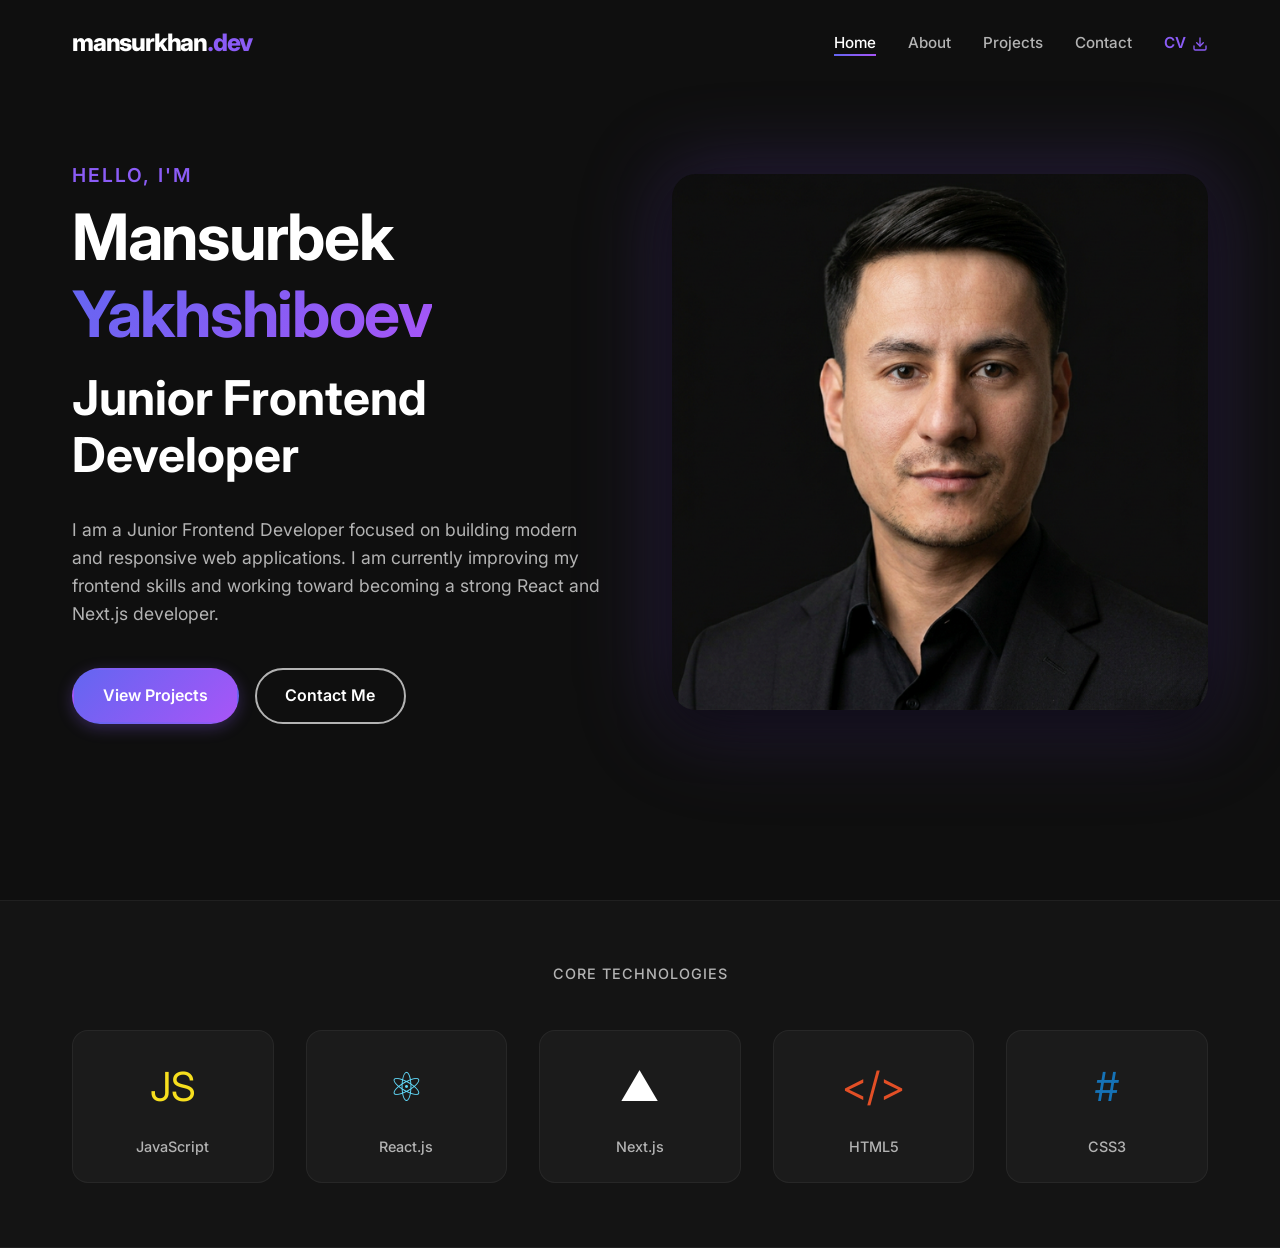
<file: index.html>
<!DOCTYPE html>
<html lang="en">

<head>
    <meta charset="UTF-8">
    <meta name="viewport" content="width=device-width, initial-scale=1.0">
    <meta name="description" content="Mansurbek Yakhshiboev - Junior Frontend Developer Portfolio">
    <title>Mansurbek Yakhshiboev | Frontend Developer</title>

    <!-- Google Fonts -->
    <link rel="preconnect" href="https://fonts.googleapis.com">
    <link rel="preconnect" href="https://fonts.gstatic.com" crossorigin>
    <link href="https://fonts.googleapis.com/css2?family=Inter:wght@400;500;600;700;800&display=swap" rel="stylesheet">

    <!-- Custom CSS -->
    <link rel="stylesheet" href="style.css">

    <!-- Font Awesome -->
    <link rel="stylesheet" href="https://cdnjs.cloudflare.com/ajax/libs/font-awesome/6.5.1/css/all.min.css"
        integrity="sha512-DTOQO9RWCH3ppGqcWaEA1BIZOC6xxalwEsw9c2QQeAIftl+Vegovlnee1c9QX4TctnWMn13TZye+giMm8e2LwA=="
        crossorigin="anonymous" referrerpolicy="no-referrer" />

    <!-- Icons (Optional: using Phosphor/Feather/etc., here using simple SVG or text for tech) -->
</head>

<body>

    <!-- Navigation -->
    <nav class="navbar">
        <div class="container nav-container">
            <a href="index.html" class="logo">mansurkhan<span>.dev</span></a>

            <ul class="nav-links">
                <li><a href="index.html">Home</a></li>
                <li><a href="about.html">About</a></li>
                <li><a href="projects.html">Projects</a></li>
                <li><a href="contact.html">Contact</a></li>
                <li>
                    <a href="cv.pdf" target="_blank" rel="noopener noreferrer" class="cv-link">
                        CV <svg xmlns="http://www.w3.org/2000/svg" width="16" height="16" viewBox="0 0 24 24"
                            fill="none" stroke="currentColor" stroke-width="2" stroke-linecap="round"
                            stroke-linejoin="round">
                            <path d="M21 15v4a2 2 0 0 1-2 2H5a2 2 0 0 1-2-2v-4"></path>
                            <polyline points="7 10 12 15 17 10"></polyline>
                            <line x1="12" y1="15" x2="12" y2="3"></line>
                        </svg>
                    </a>
                </li>
            </ul>

            <div class="hamburger">
                <div class="line1"></div>
                <div class="line2"></div>
                <div class="line3"></div>
            </div>
        </div>
    </nav>

    <!-- Hero Section -->
    <section class="hero" id="home">
        <div class="container hero-grid">

            <!-- Left Side: Content -->
            <div class="hero-content reveal">
                <span class="hero-title-above">Hello, I'm</span>
                <h1>Mansurbek <br><span class="gradient-text">Yakhshiboev</span></h1>
                <h2>Junior Frontend Developer</h2>
                <p>
                    I am a Junior Frontend Developer focused on building modern and responsive web applications.
                    I am currently improving my frontend skills and working toward becoming a strong React and Next.js
                    developer.
                </p>
                <div class="hero-buttons">
                    <a href="projects.html" class="btn btn-primary">View Projects</a>
                    <a href="contact.html" class="btn btn-outline">Contact Me</a>
                </div>
            </div>

            <!-- Right Side: Profile Image Placeholder -->
            <div class="hero-image-container reveal" style="transition-delay: 0.2s;">
                <img src="Mansurbek_Yakhshiboev_optimized.png" alt="Mansurbek Yakhshiboev" class="hero-image">
            </div>

        </div>
    </section>

    <!-- Tech Stack Preview -->
    <section class="tech-stack">
        <div class="container">
            <div class="reveal">
                <h3
                    style="text-align: center; color: var(--text-secondary); margin-bottom: 1rem; font-weight: 500; letter-spacing: 1px; text-transform: uppercase; font-size: 0.9rem;">
                    Core Technologies</h3>
            </div>

            <div class="tech-grid reveal">
                <div class="tech-item">
                    <div class="tech-icon" style="color: #F7DF1E;">JS</div>
                    <span class="tech-name">JavaScript</span>
                </div>
                <div class="tech-item">
                    <div class="tech-icon" style="color: #61DAFB;">⚛️</div>
                    <span class="tech-name">React.js</span>
                </div>
                <div class="tech-item">
                    <div class="tech-icon" style="color: #ffffff;">▲</div>
                    <span class="tech-name">Next.js</span>
                </div>
                <div class="tech-item">
                    <div class="tech-icon" style="color: #E34F26;">&lt;/&gt;</div>
                    <span class="tech-name">HTML5</span>
                </div>
                <div class="tech-item">
                    <div class="tech-icon" style="color: #1572B6;">#</div>
                    <span class="tech-name">CSS3</span>
                </div>
            </div>
        </div>
    </section>

    <!-- Custom JS -->
    <script src="script.js"></script>
</body>

</html>
</file>
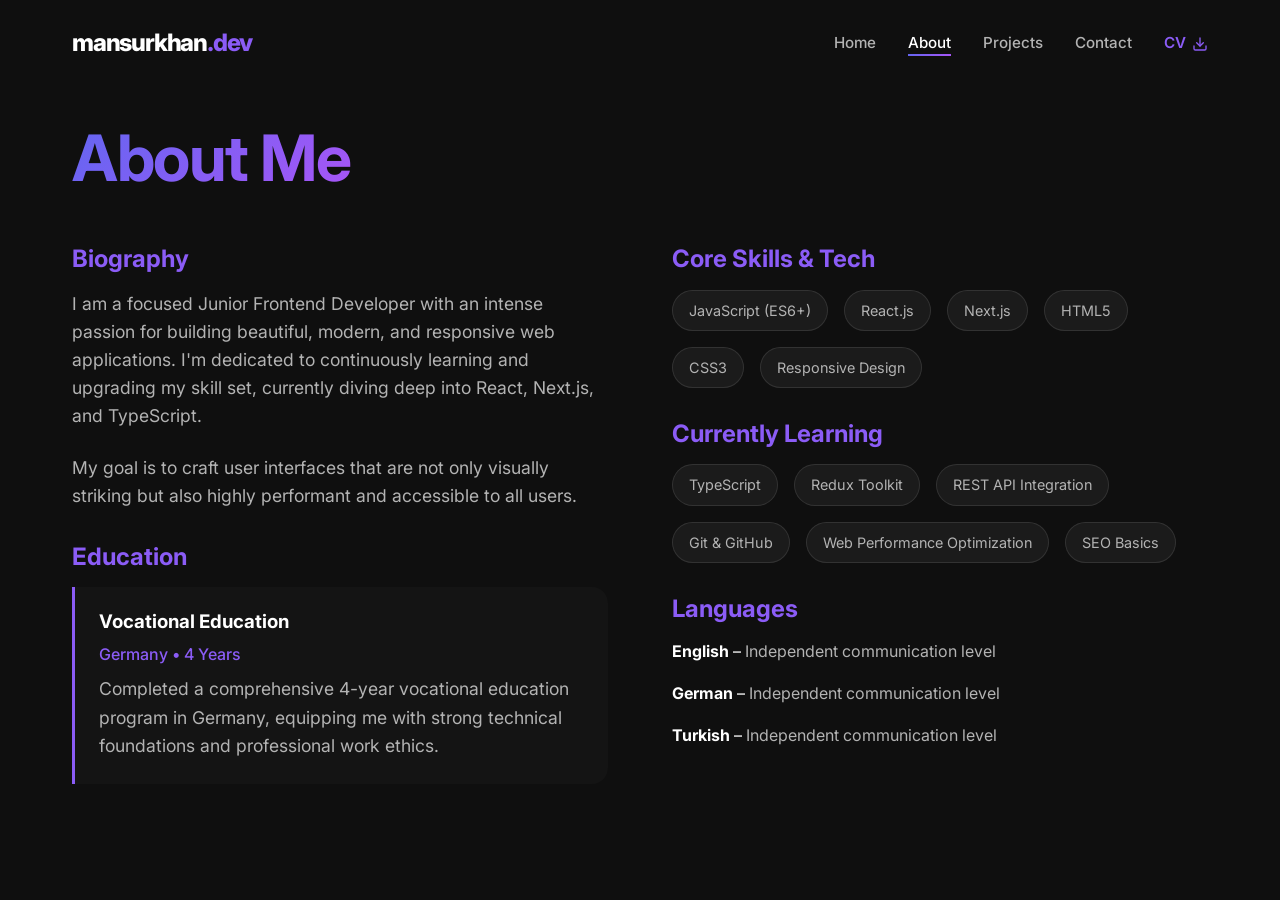
<file: about.html>
<!DOCTYPE html>
<html lang="en">

<head>
    <meta charset="UTF-8">
    <meta name="viewport" content="width=device-width, initial-scale=1.0">
    <meta name="description" content="About Mansurbek Yakhshiboev - Junior Frontend Developer">
    <title>About | Mansurbek Yakhshiboev</title>

    <link rel="preconnect" href="https://fonts.googleapis.com">
    <link rel="preconnect" href="https://fonts.gstatic.com" crossorigin>
    <link href="https://fonts.googleapis.com/css2?family=Inter:wght@400;500;600;700;800&display=swap" rel="stylesheet">
    <link rel="stylesheet" href="style.css">

    <!-- Font Awesome -->
    <link rel="stylesheet" href="https://cdnjs.cloudflare.com/ajax/libs/font-awesome/6.5.1/css/all.min.css"
        integrity="sha512-DTOQO9RWCH3ppGqcWaEA1BIZOC6xxalwEsw9c2QQeAIftl+Vegovlnee1c9QX4TctnWMn13TZye+giMm8e2LwA=="
        crossorigin="anonymous" referrerpolicy="no-referrer" />

    <style>
        .about-section {
            padding-top: 120px;
        }

        .about-grid {
            display: grid;
            grid-template-columns: 1fr 1fr;
            gap: 4rem;
        }

        .about-content h2 {
            color: var(--accent-color);
            font-size: 1.5rem;
            margin-top: 2rem;
            margin-bottom: 1rem;
        }

        .skills-list,
        .lang-list {
            display: flex;
            flex-wrap: wrap;
            gap: 1rem;
            margin-bottom: 2rem;
        }

        .skill-tag {
            background: rgba(255, 255, 255, 0.05);
            border: 1px solid rgba(255, 255, 255, 0.1);
            padding: 0.5rem 1rem;
            border-radius: 50px;
            font-size: 0.9rem;
            color: var(--text-secondary);
        }

        .education-card {
            background: rgba(255, 255, 255, 0.02);
            border-left: 3px solid var(--accent-color);
            padding: 1.5rem;
            border-radius: 0 16px 16px 0;
            margin-bottom: 2rem;
        }

        @media (max-width: 991px) {
            .about-grid {
                grid-template-columns: 1fr;
            }
        }
    </style>
</head>

<body>

    <!-- Navigation -->
    <nav class="navbar">
        <div class="container nav-container">
            <a href="index.html" class="logo">mansurkhan<span>.dev</span></a>

            <ul class="nav-links">
                <li><a href="index.html">Home</a></li>
                <li><a href="about.html" class="active">About</a></li>
                <li><a href="projects.html">Projects</a></li>
                <li><a href="contact.html">Contact</a></li>
                <li>
                    <a href="cv.pdf" target="_blank" rel="noopener noreferrer" class="cv-link">
                        CV <svg xmlns="http://www.w3.org/2000/svg" width="16" height="16" viewBox="0 0 24 24"
                            fill="none" stroke="currentColor" stroke-width="2" stroke-linecap="round"
                            stroke-linejoin="round">
                            <path d="M21 15v4a2 2 0 0 1-2 2H5a2 2 0 0 1-2-2v-4"></path>
                            <polyline points="7 10 12 15 17 10"></polyline>
                            <line x1="12" y1="15" x2="12" y2="3"></line>
                        </svg>
                    </a>
                </li>
            </ul>

            <div class="hamburger">
                <div class="line1"></div>
                <div class="line2"></div>
                <div class="line3"></div>
            </div>
        </div>
    </nav>

    <!-- About Section -->
    <section class="about-section container">
        <div class="reveal">
            <h1 class="gradient-text">About Me</h1>
        </div>

        <div class="about-grid mt-4">

            <div class="about-content reveal" style="transition-delay: 0.1s;">
                <h2>Biography</h2>
                <p>
                    I am a focused Junior Frontend Developer with an intense passion for building beautiful, modern, and
                    responsive web applications.
                    I'm dedicated to continuously learning and upgrading my skill set, currently diving deep into React,
                    Next.js, and TypeScript.
                </p>
                <p>
                    My goal is to craft user interfaces that are not only visually striking but also highly performant
                    and accessible to all users.
                </p>

                <h2>Education</h2>
                <div class="education-card">
                    <h3 style="margin-bottom: 0.5rem; color: #fff;">Vocational Education</h3>
                    <span style="color: var(--accent-color); font-weight: 500;">Germany • 4 Years</span>
                    <p style="margin-top: 0.5rem; margin-bottom: 0;">Completed a comprehensive 4-year vocational
                        education program in Germany, equipping me with strong technical foundations and professional
                        work ethics.</p>
                </div>
            </div>

            <div class="about-content reveal" style="transition-delay: 0.2s;">
                <h2>Core Skills & Tech</h2>
                <div class="skills-list">
                    <span class="skill-tag">JavaScript (ES6+)</span>
                    <span class="skill-tag">React.js</span>
                    <span class="skill-tag">Next.js</span>
                    <span class="skill-tag">HTML5</span>
                    <span class="skill-tag">CSS3</span>
                    <span class="skill-tag">Responsive Design</span>
                </div>

                <h2>Currently Learning</h2>
                <div class="skills-list">
                    <span class="skill-tag">TypeScript</span>
                    <span class="skill-tag">Redux Toolkit</span>
                    <span class="skill-tag">REST API Integration</span>
                    <span class="skill-tag">Git & GitHub</span>
                    <span class="skill-tag">Web Performance Optimization</span>
                    <span class="skill-tag">SEO Basics</span>
                </div>

                <h2>Languages</h2>
                <div class="lang-list">
                    <div style="flex-basis: 100%;">
                        <strong style="color: #fff;">English</strong> – <span
                            style="color: var(--text-secondary);">Independent communication level</span>
                    </div>
                    <div style="flex-basis: 100%;">
                        <strong style="color: #fff;">German</strong> – <span
                            style="color: var(--text-secondary);">Independent communication level</span>
                    </div>
                    <div style="flex-basis: 100%;">
                        <strong style="color: #fff;">Turkish</strong> – <span
                            style="color: var(--text-secondary);">Independent communication level</span>
                    </div>
                </div>
            </div>

        </div>
    </section>

    <!-- Custom JS -->
    <script src="script.js"></script>
</body>

</html>
</file>
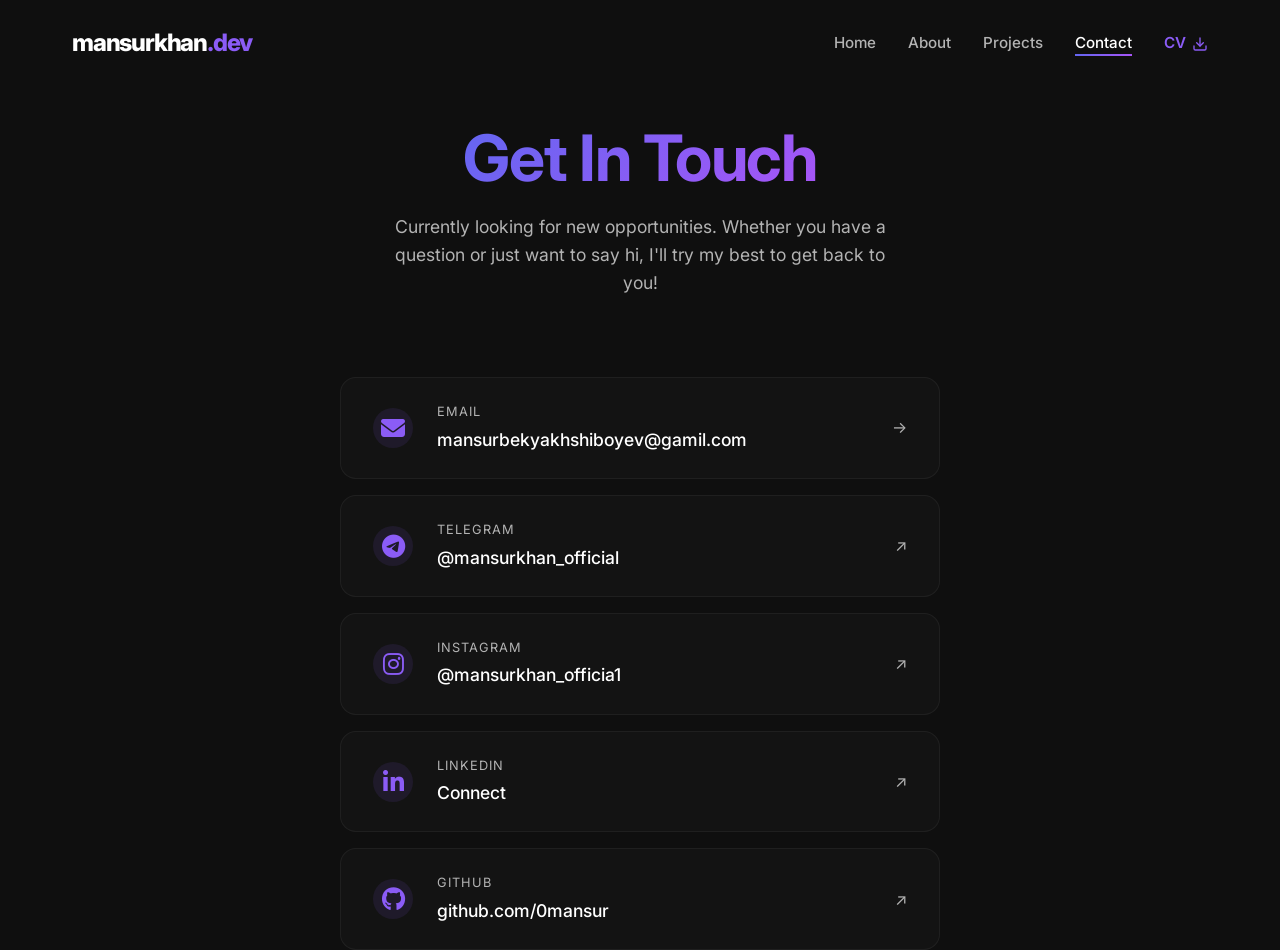
<file: contact.html>
<!DOCTYPE html>
<html lang="en">

<head>
    <meta charset="UTF-8">
    <meta name="viewport" content="width=device-width, initial-scale=1.0">
    <meta name="description" content="Contact Mansurbek Yakhshiboev - Junior Frontend Developer">
    <title>Contact | Mansurbek Yakhshiboev</title>

    <link rel="preconnect" href="https://fonts.googleapis.com">
    <link rel="preconnect" href="https://fonts.gstatic.com" crossorigin>
    <link href="https://fonts.googleapis.com/css2?family=Inter:wght@400;500;600;700;800&display=swap" rel="stylesheet">
    <link rel="stylesheet" href="style.css">

    <!-- Font Awesome -->
    <link rel="stylesheet" href="https://cdnjs.cloudflare.com/ajax/libs/font-awesome/6.5.1/css/all.min.css"
        integrity="sha512-DTOQO9RWCH3ppGqcWaEA1BIZOC6xxalwEsw9c2QQeAIftl+Vegovlnee1c9QX4TctnWMn13TZye+giMm8e2LwA=="
        crossorigin="anonymous" referrerpolicy="no-referrer" />

    <style>
        .contact-section {
            padding-top: 120px;
            min-height: calc(100vh - 80px);
            display: flex;
            flex-direction: column;
            align-items: center;
            text-align: center;
        }

        .contact-container {
            max-width: 600px;
            width: 100%;
            margin-top: 2rem;
        }

        .contact-links {
            display: flex;
            flex-direction: column;
            gap: 1rem;
            margin-top: 3rem;
        }

        .contact-card {
            display: flex;
            align-items: center;
            justify-content: space-between;
            padding: 1.5rem 2rem;
            background: rgba(255, 255, 255, 0.02);
            border: 1px solid rgba(255, 255, 255, 0.05);
            border-radius: 16px;
            transition: all var(--transition-normal);
            text-decoration: none;
            color: var(--text-main);
        }

        .contact-card:hover {
            background: rgba(255, 255, 255, 0.05);
            border-color: var(--accent-color);
            transform: translateX(10px);
            box-shadow: 0 10px 30px rgba(0, 0, 0, 0.3);
        }

        .contact-info {
            display: flex;
            align-items: center;
            gap: 1.5rem;
        }

        .contact-icon {
            font-size: 1.5rem;
            color: var(--accent-color);
            width: 40px;
            height: 40px;
            display: flex;
            align-items: center;
            justify-content: center;
            background: rgba(139, 92, 246, 0.1);
            border-radius: 50%;
        }

        .contact-text {
            display: flex;
            flex-direction: column;
            align-items: flex-start;
        }

        .contact-label {
            font-size: 0.8rem;
            color: var(--text-secondary);
            text-transform: uppercase;
            letter-spacing: 1px;
            margin-bottom: 0.2rem;
        }

        .contact-value {
            font-size: 1.1rem;
            font-weight: 500;
        }

        .contact-arrow {
            color: var(--text-secondary);
            transition: color var(--transition-fast);
        }

        .contact-card:hover .contact-arrow {
            color: var(--accent-color);
        }
    </style>
</head>

<body>

    <!-- Navigation -->
    <nav class="navbar">
        <div class="container nav-container">
            <a href="index.html" class="logo">mansurkhan<span>.dev</span></a>

            <ul class="nav-links">
                <li><a href="index.html">Home</a></li>
                <li><a href="about.html">About</a></li>
                <li><a href="projects.html">Projects</a></li>
                <li><a href="contact.html" class="active">Contact</a></li>
                <li>
                    <a href="cv.pdf" target="_blank" rel="noopener noreferrer" class="cv-link">
                        CV <svg xmlns="http://www.w3.org/2000/svg" width="16" height="16" viewBox="0 0 24 24"
                            fill="none" stroke="currentColor" stroke-width="2" stroke-linecap="round"
                            stroke-linejoin="round">
                            <path d="M21 15v4a2 2 0 0 1-2 2H5a2 2 0 0 1-2-2v-4"></path>
                            <polyline points="7 10 12 15 17 10"></polyline>
                            <line x1="12" y1="15" x2="12" y2="3"></line>
                        </svg>
                    </a>
                </li>
            </ul>

            <div class="hamburger">
                <div class="line1"></div>
                <div class="line2"></div>
                <div class="line3"></div>
            </div>
        </div>
    </nav>

    <!-- Contact Section -->
    <section class="contact-section container">
        <div class="reveal">
            <h1 class="gradient-text">Get In Touch</h1>
            <p style="max-width: 500px; margin: 0 auto;">
                Currently looking for new opportunities. Whether you have a question or just want to say hi, I'll try my
                best to get back to you!
            </p>
        </div>

        <div class="contact-container reveal" style="transition-delay: 0.1s;">
            <div class="contact-links">

                <a href="mailto:mansurbekyakhshiboyev@gamil.com" class="contact-card">
                    <div class="contact-info">
                        <div class="contact-icon"><i class="fas fa-envelope"></i></div>
                        <div class="contact-text">
                            <span class="contact-label">Email</span>
                            <span class="contact-value">mansurbekyakhshiboyev@gamil.com</span>
                        </div>
                    </div>
                    <div class="contact-arrow">→</div>
                </a>

                <a href="https://t.me/mansurkhan_official" target="_blank" rel="noopener noreferrer"
                    class="contact-card">
                    <div class="contact-info">
                        <div class="contact-icon"><i class="fab fa-telegram-plane"></i></div>
                        <div class="contact-text">
                            <span class="contact-label">Telegram</span>
                            <span class="contact-value">@mansurkhan_official</span>
                        </div>
                    </div>
                    <div class="contact-arrow">↗</div>
                </a>

                <a href="https://instagram.com/mansurkhan_officia1" target="_blank" rel="noopener noreferrer"
                    class="contact-card">
                    <div class="contact-info">
                        <div class="contact-icon"><i class="fab fa-instagram"></i></div>
                        <div class="contact-text">
                            <span class="contact-label">Instagram</span>
                            <span class="contact-value">@mansurkhan_officia1</span>
                        </div>
                    </div>
                    <div class="contact-arrow">↗</div>
                </a>

                <a href="https://linkedin.com/" target="_blank" rel="noopener noreferrer" class="contact-card">
                    <div class="contact-info">
                        <div class="contact-icon"><i class="fab fa-linkedin-in"></i></div>
                        <div class="contact-text">
                            <span class="contact-label">LinkedIn</span>
                            <span class="contact-value">Connect</span>
                        </div>
                    </div>
                    <div class="contact-arrow">↗</div>
                </a>

                <a href="https://github.com/0mansur" target="_blank" rel="noopener noreferrer" class="contact-card">
                    <div class="contact-info">
                        <div class="contact-icon"><i class="fab fa-github"></i></div>
                        <div class="contact-text">
                            <span class="contact-label">GitHub</span>
                            <span class="contact-value">github.com/0mansur</span>
                        </div>
                    </div>
                    <div class="contact-arrow">↗</div>
                </a>

            </div>
        </div>
    </section>

    <!-- Custom JS -->
    <script src="script.js"></script>
</body>

</html>
</file>
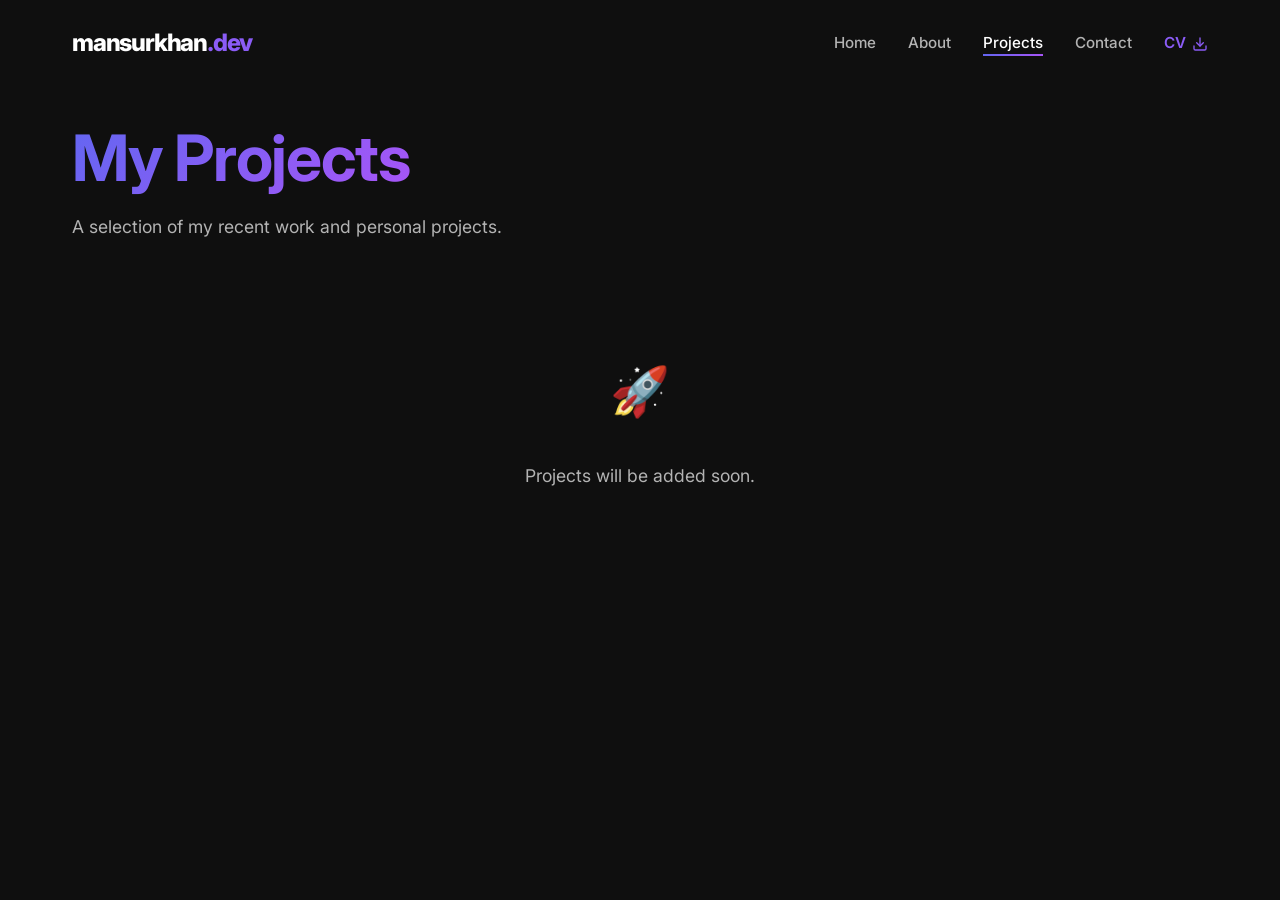
<file: projects.html>
<!DOCTYPE html>
<html lang="en">

<head>
    <meta charset="UTF-8">
    <meta name="viewport" content="width=device-width, initial-scale=1.0">
    <meta name="description" content="Projects by Mansurbek Yakhshiboev - Junior Frontend Developer">
    <title>Projects | Mansurbek Yakhshiboev</title>

    <link rel="preconnect" href="https://fonts.googleapis.com">
    <link rel="preconnect" href="https://fonts.gstatic.com" crossorigin>
    <link href="https://fonts.googleapis.com/css2?family=Inter:wght@400;500;600;700;800&display=swap" rel="stylesheet">
    <link rel="stylesheet" href="style.css">

    <!-- Font Awesome -->
    <link rel="stylesheet" href="https://cdnjs.cloudflare.com/ajax/libs/font-awesome/6.5.1/css/all.min.css"
        integrity="sha512-DTOQO9RWCH3ppGqcWaEA1BIZOC6xxalwEsw9c2QQeAIftl+Vegovlnee1c9QX4TctnWMn13TZye+giMm8e2LwA=="
        crossorigin="anonymous" referrerpolicy="no-referrer" />

    <style>
        .projects-section {
            padding-top: 120px;
            min-height: calc(100vh - 80px);
        }

        .projects-grid {
            display: grid;
            grid-template-columns: repeat(3, 1fr);
            gap: 2rem;
            margin-top: 3rem;
        }

        .project-card {
            background: rgba(255, 255, 255, 0.02);
            border: 1px solid rgba(255, 255, 255, 0.05);
            border-radius: 16px;
            overflow: hidden;
            transition: all var(--transition-normal);
            display: flex;
            flex-direction: column;
            height: 100%;
        }

        .project-card:hover {
            transform: translateY(-10px);
            border-color: rgba(139, 92, 246, 0.3);
            box-shadow: 0 20px 40px rgba(0, 0, 0, 0.4);
        }

        .project-img-placeholder {
            width: 100%;
            height: 200px;
            background: rgba(255, 255, 255, 0.05);
            display: flex;
            align-items: center;
            justify-content: center;
            color: var(--text-secondary);
            font-size: 0.9rem;
        }

        .project-content {
            padding: 1.5rem;
            flex-grow: 1;
            display: flex;
            flex-direction: column;
        }

        .project-title {
            font-size: 1.25rem;
            color: var(--text-main);
            margin-bottom: 0.5rem;
        }

        .project-desc {
            font-size: 0.95rem;
            color: var(--text-secondary);
            margin-bottom: 1.5rem;
            flex-grow: 1;
        }

        .project-tech {
            display: flex;
            flex-wrap: wrap;
            gap: 0.5rem;
            margin-bottom: 1.5rem;
        }

        .tech-badge {
            font-size: 0.75rem;
            padding: 0.25rem 0.75rem;
            background: rgba(139, 92, 246, 0.1);
            color: var(--accent-color);
            border-radius: 50px;
        }

        .project-links {
            display: flex;
            gap: 1rem;
            margin-top: auto;
        }

        .project-link {
            font-size: 0.9rem;
            font-weight: 500;
            color: var(--text-main);
            text-decoration: none;
            display: inline-flex;
            align-items: center;
            gap: 0.5rem;
            transition: color var(--transition-fast);
        }

        .project-link:hover {
            color: var(--accent-color);
        }

        .coming-soon-msg {
            text-align: center;
            padding: 4rem 0;
            color: var(--text-secondary);
            grid-column: 1 / -1;
            font-size: 1.2rem;
            display: flex;
            flex-direction: column;
            align-items: center;
            gap: 1rem;
        }

        @media (max-width: 991px) {
            .projects-grid {
                grid-template-columns: repeat(2, 1fr);
            }
        }

        @media (max-width: 768px) {
            .projects-grid {
                grid-template-columns: 1fr;
            }
        }
    </style>
</head>

<body>

    <!-- Navigation -->
    <nav class="navbar">
        <div class="container nav-container">
            <a href="index.html" class="logo">mansurkhan<span>.dev</span></a>

            <ul class="nav-links">
                <li><a href="index.html">Home</a></li>
                <li><a href="about.html">About</a></li>
                <li><a href="projects.html" class="active">Projects</a></li>
                <li><a href="contact.html">Contact</a></li>
                <li>
                    <a href="cv.pdf" target="_blank" rel="noopener noreferrer" class="cv-link">
                        CV <svg xmlns="http://www.w3.org/2000/svg" width="16" height="16" viewBox="0 0 24 24"
                            fill="none" stroke="currentColor" stroke-width="2" stroke-linecap="round"
                            stroke-linejoin="round">
                            <path d="M21 15v4a2 2 0 0 1-2 2H5a2 2 0 0 1-2-2v-4"></path>
                            <polyline points="7 10 12 15 17 10"></polyline>
                            <line x1="12" y1="15" x2="12" y2="3"></line>
                        </svg>
                    </a>
                </li>
            </ul>

            <div class="hamburger">
                <div class="line1"></div>
                <div class="line2"></div>
                <div class="line3"></div>
            </div>
        </div>
    </nav>

    <!-- Projects Section -->
    <section class="projects-section container">
        <div class="reveal">
            <h1 class="gradient-text">My Projects</h1>
            <p>A selection of my recent work and personal projects.</p>
        </div>

        <div class="projects-grid mt-4">

            <!-- Message overriding grid for now -->
            <div class="coming-soon-msg reveal" style="transition-delay: 0.1s;">
                <div style="font-size: 3rem; margin-bottom: 1rem;">🚀</div>
                <p>Projects will be added soon.</p>
            </div>

            <!-- Hidden Example Template Card (For future use/reference) -->
            <!--
            <div class="project-card reveal">
                <div class="project-img-placeholder">Project Image</div>
                <div class="project-content">
                    <h3 class="project-title">E-Commerce Platform</h3>
                    <div class="project-tech">
                        <span class="tech-badge">React</span>
                        <span class="tech-badge">Next.js</span>
                        <span class="tech-badge">Tailwind</span>
                    </div>
                    <p class="project-desc">A fully responsive modern e-commerce website with shopping cart functionality and user authentication.</p>
                    <div class="project-links">
                        <a href="#" class="project-link">Live Demo →</a>
                        <a href="#" class="project-link">GitHub ↗</a>
                    </div>
                </div>
            </div>
            -->

        </div>
    </section>

    <!-- Custom JS -->
    <script src="script.js"></script>
</body>

</html>
</file>
<file: style.css>
:root {
  --bg-color: #0f0f0f;
  --text-main: #ffffff;
  --text-secondary: #b3b3b3;
  --accent-gradient: linear-gradient(135deg, #6366f1 0%, #a855f7 100%);
  --accent-color: #8b5cf6;
  /* Fallback solid color */
  --nav-bg: rgba(15, 15, 15, 0.85);

  --font-main: 'Inter', system-ui, -apple-system, sans-serif;

  --transition-fast: 0.2s ease;
  --transition-normal: 0.3s ease;
  --transition-slow: 0.5s ease;
}

* {
  margin: 0;
  padding: 0;
  box-sizing: border-box;
}

html {
  scroll-behavior: smooth;
}

body {
  font-family: var(--font-main);
  background-color: var(--bg-color);
  color: var(--text-main);
  line-height: 1.6;
  overflow-x: hidden;
}

a {
  text-decoration: none;
  color: inherit;
  transition: color var(--transition-fast);
}

ul {
  list-style: none;
}

img {
  max-width: 100%;
  display: block;
}

/* Typography styles */
h1,
h2,
h3,
h4,
h5,
h6 {
  font-weight: 700;
  line-height: 1.2;
  margin-bottom: 1rem;
}

h1 {
  font-size: clamp(2.5rem, 5vw, 4rem);
  letter-spacing: -0.02em;
}

h2 {
  font-size: clamp(2rem, 4vw, 3rem);
  margin-bottom: 2rem;
}

p {
  color: var(--text-secondary);
  font-size: 1.1rem;
  margin-bottom: 1.5rem;
}

/* Gradients text */
.gradient-text {
  background: var(--accent-gradient);
  -webkit-background-clip: text;
  -webkit-text-fill-color: transparent;
  background-clip: text;
  color: transparent;
  display: inline-block;
}

/* Button styles */
.btn {
  display: inline-flex;
  align-items: center;
  justify-content: center;
  padding: 0.8rem 1.8rem;
  font-size: 1rem;
  font-weight: 600;
  border-radius: 50px;
  cursor: pointer;
  transition: all var(--transition-normal);
  border: 2px solid transparent;
}

.btn-primary {
  background: var(--accent-gradient);
  color: #fff;
  box-shadow: 0 4px 15px rgba(139, 92, 246, 0.3);
}

.btn-primary:hover {
  transform: translateY(-2px);
  box-shadow: 0 6px 20px rgba(139, 92, 246, 0.4);
}

.btn-outline {
  background: transparent;
  border-color: var(--text-secondary);
  color: var(--text-main);
}

.btn-outline:hover {
  border-color: var(--text-main);
  background: rgba(255, 255, 255, 0.05);
}

/* Layout containers */
.container {
  max-width: 1200px;
  margin: 0 auto;
  padding: 0 2rem;
}

section {
  padding: 6rem 0;
}

/* Navigation */
.navbar {
  position: fixed;
  top: 0;
  left: 0;
  width: 100%;
  padding: 1.5rem 0;
  z-index: 1000;
  transition: all var(--transition-normal);
  background: transparent;
}

.navbar.scrolled {
  padding: 1rem 0;
  background: var(--nav-bg);
  backdrop-filter: blur(10px);
  -webkit-backdrop-filter: blur(10px);
  border-bottom: 1px solid rgba(255, 255, 255, 0.05);
}

.nav-container {
  display: flex;
  justify-content: space-between;
  align-items: center;
}

.logo {
  font-size: 1.5rem;
  font-weight: 800;
  letter-spacing: -0.05em;
  z-index: 1001;
}

.logo span {
  color: var(--accent-color);
}

.nav-links {
  display: flex;
  gap: 2rem;
}

.nav-links a {
  font-size: 0.95rem;
  font-weight: 500;
  color: var(--text-secondary);
  position: relative;
}

.nav-links a:hover,
.nav-links a.active {
  color: var(--text-main);
}

.nav-links a::after {
  content: '';
  position: absolute;
  bottom: -4px;
  left: 0;
  width: 0;
  height: 2px;
  background: var(--accent-gradient);
  transition: width var(--transition-normal);
}

.nav-links a:hover::after,
.nav-links a.active::after {
  width: 100%;
}

.cv-link {
  display: inline-flex;
  align-items: center;
  gap: 0.4rem;
  color: var(--accent-color) !important;
  font-weight: 600 !important;
  transition: all var(--transition-normal);
}

.cv-link svg {
  transition: transform var(--transition-fast);
}

.cv-link:hover svg {
  transform: translateY(2px);
}

.cv-link::after {
  display: none;
  /* Hide the standard underline for the CV button */
}

/* Hamburger Menu */
.hamburger {
  display: none;
  cursor: pointer;
  z-index: 1001;
}

.hamburger div {
  width: 25px;
  height: 2px;
  background-color: var(--text-main);
  margin: 5px 0;
  transition: all var(--transition-normal);
}

/* Mobile Menu Active State */
.hamburger.active .line1 {
  transform: rotate(-45deg) translate(-5px, 5px);
}

.hamburger.active .line2 {
  opacity: 0;
}

.hamburger.active .line3 {
  transform: rotate(45deg) translate(-5px, -5px);
}

/* Hero Section */
.hero {
  min-height: 100vh;
  display: flex;
  align-items: center;
  padding-top: 80px;
}

.hero-grid {
  display: grid;
  grid-template-columns: 1fr 1fr;
  gap: 4rem;
  align-items: center;
}

.hero-content {
  display: flex;
  flex-direction: column;
  align-items: flex-start;
}

.hero-title-above {
  font-size: 1.2rem;
  color: var(--accent-color);
  font-weight: 600;
  margin-bottom: 0.5rem;
  text-transform: uppercase;
  letter-spacing: 2px;
}

.hero-buttons {
  display: flex;
  gap: 1rem;
  margin-top: 1rem;
}

.hero-image-container {
  position: relative;
  width: 100%;
  display: flex;
  justify-content: center;
  align-items: center;
  background: transparent !important;
  border: none !important;
  border-radius: 0 !important;
}

.hero-image {
  max-width: 100%;
  height: auto;
  object-fit: contain;
  background: transparent !important;
  border: none !important;
  border-radius: 24px !important;
  filter: drop-shadow(0 15px 25px rgba(0, 0, 0, 0.6)) drop-shadow(0 0 40px rgba(139, 92, 246, 0.25));
  transition: transform var(--transition-slow) cubic-bezier(0.4, 0, 0.2, 1), filter var(--transition-slow);
  cursor: pointer;
  z-index: 2;
}

.hero-image:hover {
  transform: scale(1.03) translateY(-10px);
  filter: drop-shadow(0 25px 35px rgba(0, 0, 0, 0.8)) drop-shadow(0 0 60px rgba(139, 92, 246, 0.45));
}

/* Tech Stack Section */
.tech-stack {
  background: rgba(255, 255, 255, 0.02);
  border-top: 1px solid rgba(255, 255, 255, 0.05);
  border-bottom: 1px solid rgba(255, 255, 255, 0.05);
  padding: 4rem 0;
}

.tech-grid {
  display: grid;
  grid-template-columns: repeat(auto-fit, minmax(120px, 1fr));
  gap: 2rem;
  margin-top: 3rem;
}

.tech-item {
  display: flex;
  flex-direction: column;
  align-items: center;
  justify-content: center;
  padding: 1.5rem;
  background: rgba(255, 255, 255, 0.03);
  border: 1px solid rgba(255, 255, 255, 0.05);
  border-radius: 16px;
  transition: all var(--transition-normal);
}

.tech-item:hover {
  background: rgba(255, 255, 255, 0.05);
  border-color: rgba(255, 255, 255, 0.1);
  transform: translateY(-5px);
  box-shadow: 0 10px 30px rgba(0, 0, 0, 0.5);
}

.tech-icon {
  font-size: 2.5rem;
  margin-bottom: 1rem;
  color: var(--text-main);
}

.tech-name {
  font-size: 0.9rem;
  font-weight: 500;
  color: var(--text-secondary);
}

/* Reveal Animations */
.reveal {
  opacity: 0;
  transform: translateY(30px);
  transition: all 0.8s cubic-bezier(0.5, 0, 0, 1);
}

.reveal.active {
  opacity: 1;
  transform: translateY(0);
}

/* Responsive Design */
@media (max-width: 991px) {
  .hero-grid {
    grid-template-columns: 1fr;
    text-align: center;
  }

  .hero-content {
    align-items: center;
  }

  .hero-title-above {
    margin-bottom: 1rem;
  }

  .hero-buttons {
    justify-content: center;
  }

  .hero-image-container {
    max-width: 400px;
    margin: 0 auto;
  }
}

/* Contact Icon Hover Improvements */
.contact-icon {
  transition: all var(--transition-normal);
}

.contact-card:hover .contact-icon {
  background: var(--accent-gradient);
  color: #fff;
  transform: rotate(-10deg) scale(1.1);
}

@media (max-width: 768px) {
  .hamburger {
    display: block;
  }

  .nav-links {
    position: fixed;
    right: -100%;
    top: 0;
    height: 100vh;
    width: 60%;
    background: var(--bg-color);
    flex-direction: column;
    align-items: center;
    justify-content: center;
    transition: right var(--transition-slow) cubic-bezier(0.4, 0, 0.2, 1);
    box-shadow: -10px 0 30px rgba(0, 0, 0, 0.5);
    border-left: 1px solid rgba(255, 255, 255, 0.05);
  }

  .nav-links.active {
    right: 0;
  }

  h1 {
    font-size: 2.5rem;
  }

  h2 {
    font-size: 2rem;
  }

  section {
    padding: 4rem 0;
  }

  .hero-buttons {
    flex-direction: column;
    width: 100%;
  }

  .btn {
    width: 100%;
  }
}
</file>
